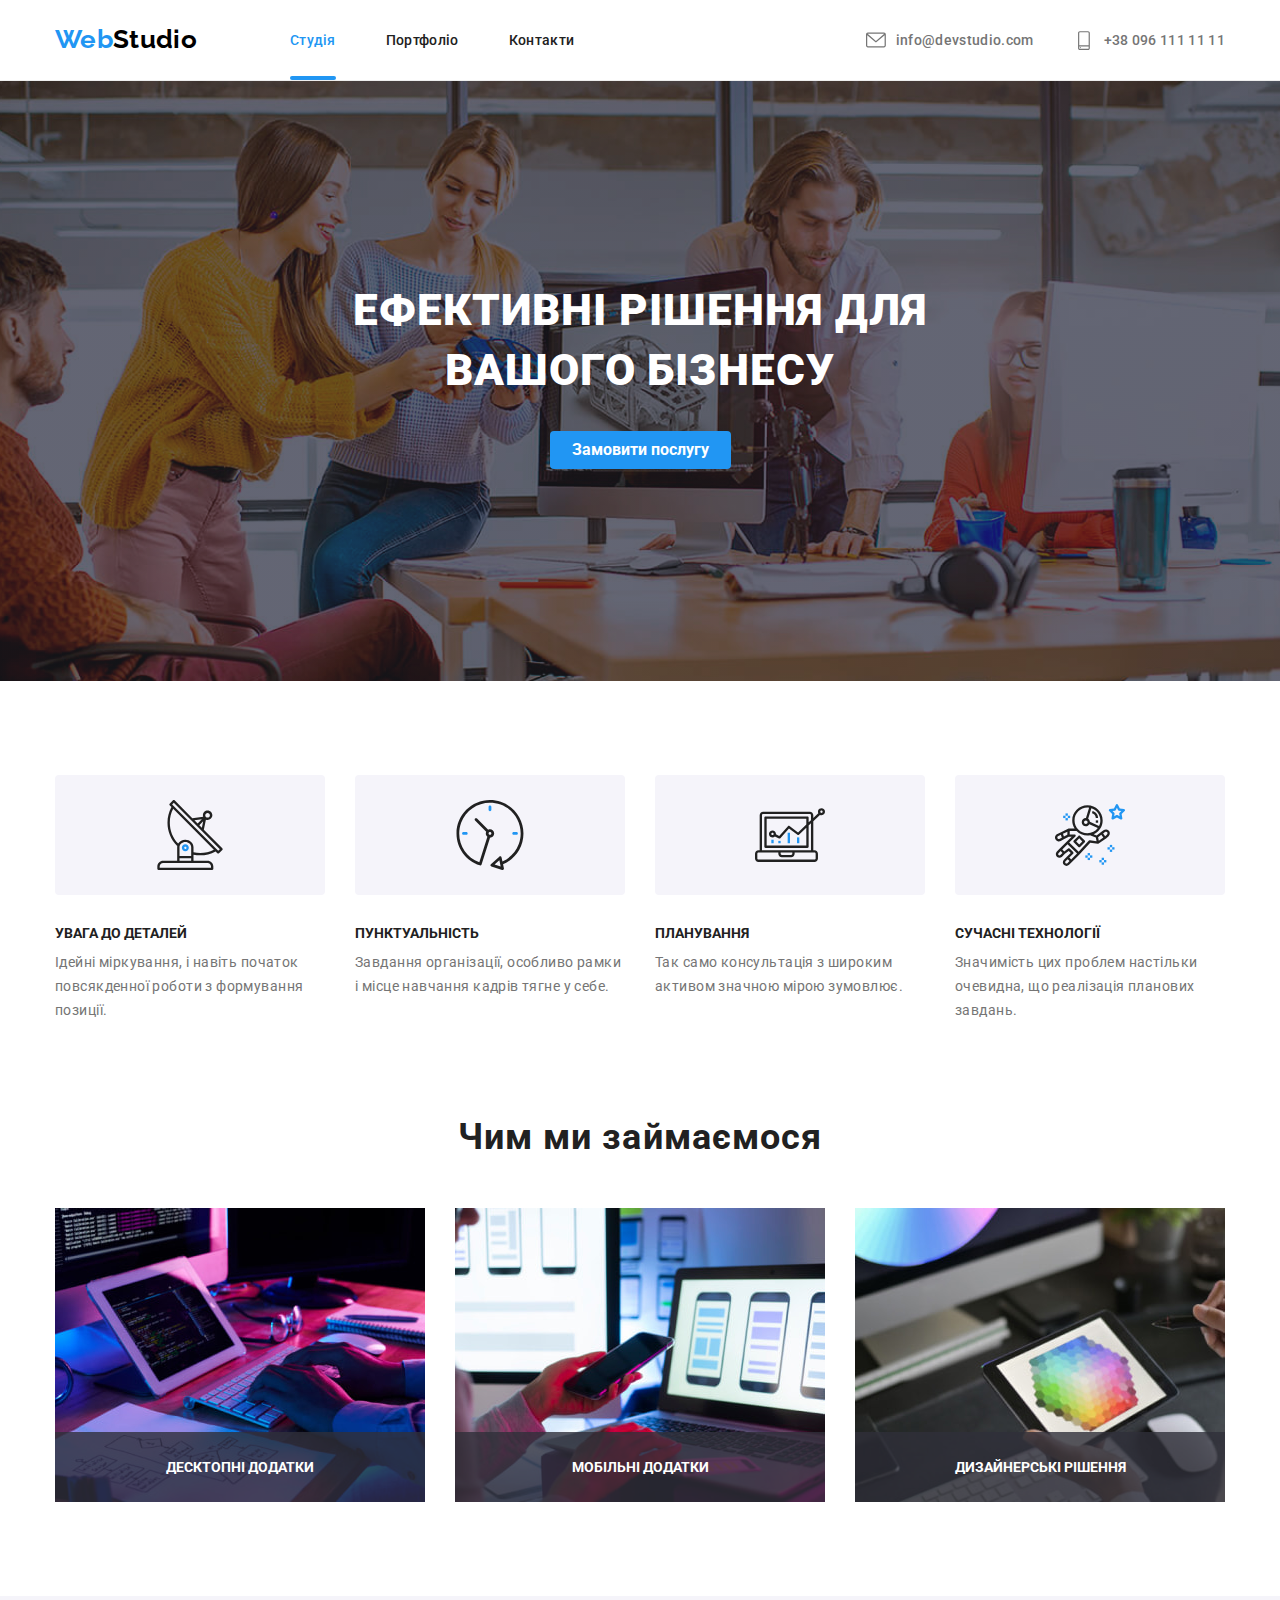
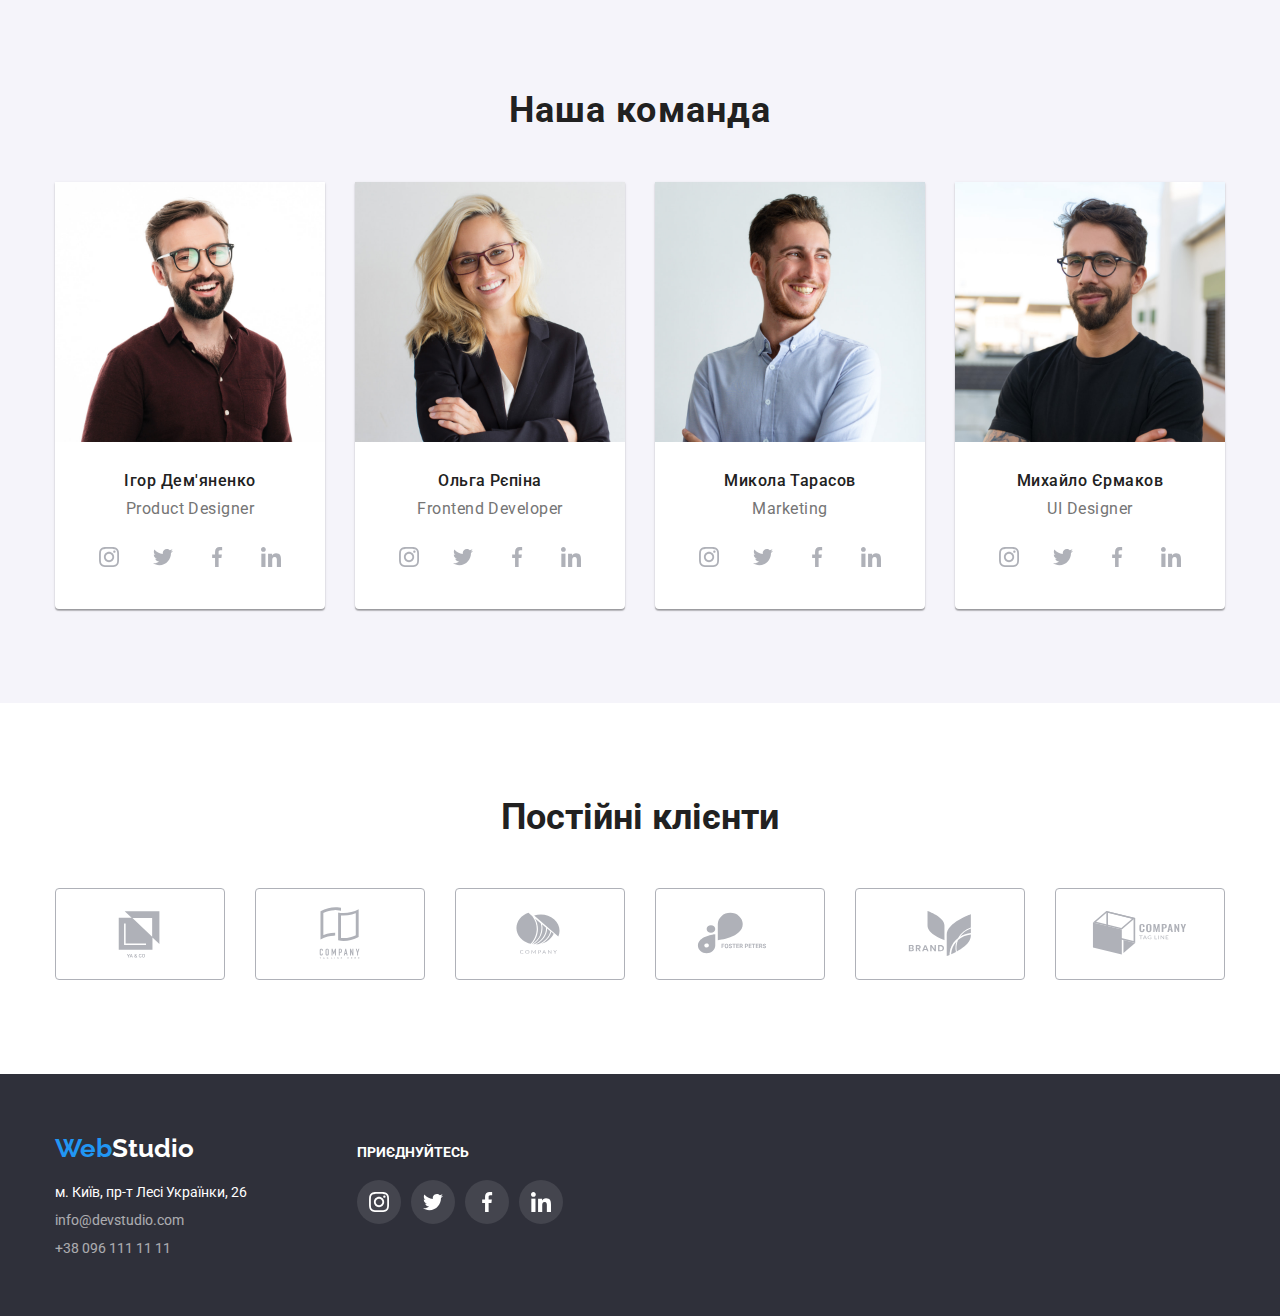
<file: index.html>
<!DOCTYPE html>
<html lang="uk">

<head>
	<meta charset="UTF-8">
	<meta http-equiv="X-UA-Compatible" content="IE=edge">
	<meta name="viewport" content="width=device-width, initial-scale=1.0">

	<!-- Projects Fonts -->
	<link rel="preconnect" href="https://fonts.googleapis.com">
	<link rel="preconnect" href="https://fonts.gstatic.com" crossorigin>
	<link
		href="https://fonts.googleapis.com/css2?family=Raleway:wght@700&family=Roboto:wght@400;500;700;900&display=swap"
		rel="stylesheet">

	<!-- Normalize -->
	<link rel="stylesheet" href="https://cdnjs.cloudflare.com/ajax/libs/modern-normalize/2.0.0/modern-normalize.min.css">

	<!-- Styles -->
	<link rel="stylesheet" href="./css/styles.css">
	<title>Студія</title>
</head>

<body>

	<!-- HEADER -->
	<header class="header">
		<div class="container header-container">
			<a href="#" class="logo">Web<span class="logo-header">Studio</span></a>
			<nav class="navigation">
				<ul class="menu list">
					<li class="menu-list"><a class="menu-item active" href="./index.html">Студія</a></li>
					<li class="menu-list"><a class="menu-item" href="./portfolio.html">Портфоліо</a></li>
					<li class="menu-list"><a class="menu-item" href="">Контакти</a></li>
				</ul>
			</nav>
			<ul class="contacts">
				<li class="contact-list">
					<a href="mailto:info@devstudio.com">
						<svg class="icon-contact" viewBox="0 0 100 100" width="20">
							<use href="./images/icons/icons.svg#icon-envelope"></use>
						</svg>
						info@devstudio.com</a>
				</li>
				<li class="contact-list">
					<a href="tel:+380961111111">
						<svg class="icon-contact" viewBox="0 0 100 100" width="20">
							<use href="./images/icons/icons.svg#icon-smartphone"></use>
						</svg>
						+38 096 111 11 11</a>
				</li>
			</ul>
		</div>
	</header>
	<!-- MAIN -->
	<main>
		<!-- HERO -->
		<section class="hero">
			<div class="container hero-container">
				<h1 class="hero-title">Ефективні рішення для вашого бізнесу</h1>
				<button class="hero-btn" type="button" data-modal-open>Замовити послугу</button>
				<div class="backdrop is-hidden" data-modal>
					<div class="modal-wrapper">
						<button class="modal-btn" data-modal-close>
							<svg xmlns="http://www.w3.org/2000/svg" width="11" height="11" viewBox="0 0 11 11" fill="none">
								<path d="M11 1.10786L9.89214 0L5.5 4.39214L1.10786 0L0 1.10786L4.39214 5.5L0 9.89214L1.10786 11L5.5 6.60786L9.89214 11L11 9.89214L6.60786 5.5L11 1.10786Z" fill="black"/>
							 </svg>
						</button>						
					</div>
				</div>
			</div>
		</section>
		<!-- FEATURES -->
		<section class="features">
			<div class="container features-container">
				<ul class="features-items grid">
					<li class="features-item grid-item">
						<div class="features-icons">
							<svg class="icon-features" viewBox="0 0 100 100" width="70">
								<use href="./images/icons/icons.svg#icon-antenna"></use>
							</svg>
						</div>
						<h3 class="features-title">УВАГА ДО ДЕТАЛЕЙ</h3>
						<p class="features-text">Ідейні міркування, і навіть початок повсякденної роботи з формування позиції.
						</p>
					</li>
					<li class="features-item grid-item">
						<div class="features-icons">
							<svg class="icon-features" viewBox="0 0 100 100" width="70">
								<use href="./images/icons/icons.svg#icon-clock"></use>
							</svg>
						</div>
						<h3 class="features-title">ПУНКТУАЛЬНІСТЬ</h3>
						<p class="features-text">Завдання організації, особливо рамки і місце навчання кадрів тягне у себе.
						</p>
					</li>
					<li class="features-item grid-item">
						<div class="features-icons">
							<svg class="icon-features" viewBox="0 0 100 100" width="70">
								<use href="./images/icons/icons.svg#icon-diagram"></use>
							</svg>
						</div>
						<h3 class="features-title">ПЛАНУВАННЯ</h3>
						<p class="features-text">Так само консультація з широким активом значною мірою зумовлює.</p>
					</li>
					<li class="features-item grid-item">
						<div class="features-icons">
							<svg class="icon-features" viewBox="0 0 100 100" width="70">
								<use href="./images/icons/icons.svg#icon-astronaut"></use>
							</svg>
						</div>
						<h3 class="features-title">СУЧАСНІ ТЕХНОЛОГІЇ</h3>
						<p class="features-text">Значимість цих проблем настільки очевидна, що реалізація планових завдань.
						</p>
					</li>
				</ul>
			</div>
		</section>
		<!-- ABOUT -->
		<section class="about">
			<div class="container">
				<h2 class="about-title">Чим ми займаємося</h2>
				<ul class="about-items grid">
					<li class="about-item grid-item">
						<p>Десктопні додатки</p>
						<img src="./images/img-1.jpg" alt="Computer">
					</li>
					<li class="about-item grid-item">
						<p>Мобільні додатки</p>
						<img src="./images/img-2.jpg" alt="Phone">
					</li>
					<li class="about-item grid-item">
						<p>Дизайнерські рішення</p>
						<img src="./images/img-3.jpg" alt="Tablet">
					</li>
				</ul>
			</div>
		</section>
		<!-- OUR TEAM -->
		<section class="team">
			<div class="container">
				<h2 class="team-title">Наша команда</h2>
				<ul class="team-items grid">
					<li class="team-item grid-item">
						<img src="./images/team-1.jpg" width="270" alt="Ігор Дем'яненко">
						<div class="team-content">
							<h3 class="team-item-title">Ігор Дем'яненко</h3>
							<p class="team-item-text">Product Designer</p>
							<ul class="social-icons">
								<li>
									<a class="social-icon" href="">
										<svg class="social" viewBox="0 0 100 100" width="20">
											<use href="./images/icons/icons.svg#icon-instagram"></use>
										</svg>
									</a>
								</li>
								<li>
									<a class="social-icon" href="">
										<svg class="social" viewBox="0 0 100 100" width="20">
											<use href="./images/icons/icons.svg#icon-twitter"></use>
										</svg>
									</a>
								</li>
								<li>
									<a class="social-icon" href="">
										<svg class="social" viewBox="0 0 100 100" width="20">
											<use href="./images/icons/icons.svg#icon-facebook"></use>
										</svg>
									</a>
								</li>
								<li>
									<a class="social-icon" href="">
										<svg class="social" viewBox="0 0 100 100" width="20">
											<use href="./images/icons/icons.svg#icon-linkedin"></use>
										</svg>
									</a>
								</li>
							</ul>
						</div>

					</li>
					<li class="team-item grid-item">
						<img src="./images/team-2.jpg" width="270" alt="Ольга Рєпіна">
						<div class="team-content">
							<h3 class="team-item-title">Ольга Рєпіна</h3>
							<p class="team-item-text">Frontend Developer</p>
							<ul class="social-icons">
								<li>
									<a class="social-icon" href="">
										<svg class="social" viewBox="0 0 100 100" width="20">
											<use href="./images/icons/icons.svg#icon-instagram"></use>
										</svg>
									</a>
								</li>
								<li>
									<a class="social-icon" href="">
										<svg class="social" viewBox="0 0 100 100" width="20">
											<use href="./images/icons/icons.svg#icon-twitter"></use>
										</svg>
									</a>
								</li>
								<li>
									<a class="social-icon" href="">
										<svg class="social" viewBox="0 0 100 100" width="20">
											<use href="./images/icons/icons.svg#icon-facebook"></use>
										</svg>
									</a>
								</li>
								<li>
									<a class="social-icon" href="">
										<svg class="social" viewBox="0 0 100 100" width="20">
											<use href="./images/icons/icons.svg#icon-linkedin"></use>
										</svg>
									</a>
								</li>
							</ul>
						</div>
					</li>
					<li class="team-item grid-item">
						<img src="./images/team-3.jpg" width="270" alt="Микола Тарасов">
						<div class="team-content">
							<h3 class="team-item-title">Микола Тарасов</h3>
							<p class="team-item-text">Marketing</p>
							<ul class="social-icons">
								<li>
									<a class="social-icon" href="">
										<svg class="social" viewBox="0 0 100 100" width="20">
											<use href="./images/icons/icons.svg#icon-instagram"></use>
										</svg>
									</a>
								</li>
								<li>
									<a class="social-icon" href="">
										<svg class="social" viewBox="0 0 100 100" width="20">
											<use href="./images/icons/icons.svg#icon-twitter"></use>
										</svg>
									</a>
								</li>
								<li>
									<a class="social-icon" href="">
										<svg class="social" viewBox="0 0 100 100" width="20">
											<use href="./images/icons/icons.svg#icon-facebook"></use>
										</svg>
									</a>
								</li>
								<li>
									<a class="social-icon" href="">
										<svg class="social" viewBox="0 0 100 100" width="20">
											<use href="./images/icons/icons.svg#icon-linkedin"></use>
										</svg>
									</a>
								</li>
							</ul>
						</div>

					</li>
					<li class="team-item grid-item">
						<img src="./images/team-4.jpg" width="270" alt="Михайло Єрмаков">
						<div class="team-content">
							<h3 class="team-item-title">Михайло Єрмаков</h3>
							<p class="team-item-text">UI Designer</p>
							<ul class="social-icons">
								<li>
									<a class="social-icon" href="">
										<svg class="social" viewBox="0 0 100 100" width="20">
											<use href="./images/icons/icons.svg#icon-instagram"></use>
										</svg>
									</a>
								</li>
								<li>
									<a class="social-icon" href="">
										<svg class="social" viewBox="0 0 100 100" width="20">
											<use href="./images/icons/icons.svg#icon-twitter"></use>
										</svg>
									</a>
								</li>
								<li>
									<a class="social-icon" href="">
										<svg class="social" viewBox="0 0 100 100" width="20">
											<use href="./images/icons/icons.svg#icon-facebook"></use>
										</svg>
									</a>
								</li>
								<li>
									<a class="social-icon" href="">
										<svg class="social" viewBox="0 0 100 100" width="20">
											<use href="./images/icons/icons.svg#icon-linkedin"></use>
										</svg>
									</a>
								</li>
							</ul>
						</div>
					</li>
				</ul>
			</div>
		</section>
		<!-- PARTNERS -->
		<section class="partners">
			<div class="container">
				<h2 class="partners-title">Постійні клієнти</h2>
				<ul class="partners-items grid">
					<li class="partners-item grid-item">
						<a class="partners-logo" href="">
							<svg class="icon-partners" viewBox="0 0 106 60" width="106" height="60">
								<use href="./images/icons/icons.svg#icon-logo-01"></use>
							</svg>
						</a>
					</li>
					<li class="partners-item grid-item">
						<a class="partners-logo" href="">
							<svg class="icon-partners" viewBox="0 0 106 60" width="106">
								<use href="./images/icons/icons.svg#icon-logo-02"></use>
							</svg>
						</a>
					</li>
					<li class="partners-item grid-item">
						<a class="partners-logo" href="">
							<svg class="icon-partners" viewBox="0 0 106 60" width="106">
								<use href="./images/icons/icons.svg#icon-logo-03"></use>
							</svg>
						</a>
					</li>
					<li class="partners-item grid-item">
						<a class="partners-logo" href="">
							<svg class="icon-partners" viewBox="0 0 106 60" width="106">
								<use href="./images/icons/icons.svg#icon-logo-04"></use>
							</svg>
						</a>
					</li>
					<li class="partners-item grid-item">
						<a class="partners-logo" href="">
							<svg class="icon-partners" viewBox="0 0 106 60" width="106">
								<use href="./images/icons/icons.svg#icon-logo-05"></use>
							</svg>
						</a>
					</li>
					<li class="partners-item grid-item">
						<a class="partners-logo" href="">
							<svg class="icon-partners" viewBox="0 0 106 60" width="106">
								<use href="./images/icons/icons.svg#icon-logo-06"></use>
							</svg>
						</a>
					</li>
				</ul>
			</div>
		</section>
	</main>
	<!-- FOOTER -->
	<footer class="footer">
		<div class="container footer-container">
			<div class="footer-address">
				<a href="#" class="logo">Web<span class="logo-footer">Studio</span></a>
				<address>
					<p>м. Київ, пр-т Лесі Українки, 26</p>
					<ul>
						<li><a href="mailto:info@devstudio.com">info@devstudio.com</a></li>
						<li><a href="tel:+380961111111">+38 096 111 11 11</a></li>
					</ul>
				</address>
			</div>
			<div class="footer-social">
				<p>приєднуйтесь</p>
				<ul class="social-links">
					<li class="footer-icons">
						<a href="" class="footer-icon">
							<svg class="social" viewBox="0 0 100 100" width="20">
								<use href="./images/icons/icons.svg#icon-instagram"></use>
							</svg>							
						</a>
					</li>
					<li class="footer-icons">
						<a href="" class="footer-icon">
							<svg class="social" viewBox="0 0 100 100" width="20">
								<use href="./images/icons/icons.svg#icon-twitter"></use>
							</svg>							
						</a>
					</li>
					<li class="footer-icons">
						<a href="" class="footer-icon">
							<svg class="social" viewBox="0 0 100 100" width="20">
								<use href="./images/icons/icons.svg#icon-facebook"></use>
							</svg>							
						</a>
					</li>
					<li class="footer-icons">
						<a href="" class="footer-icon">
							<svg class="social" viewBox="0 0 100 100" width="20">
								<use href="./images/icons/icons.svg#icon-linkedin"></use>
							</svg>							
						</a>
					</li>
				</ul>
			</div>
		</div>
	</footer>

	<script src="./js/modal.js"></script>
</body>

</html>
</file>
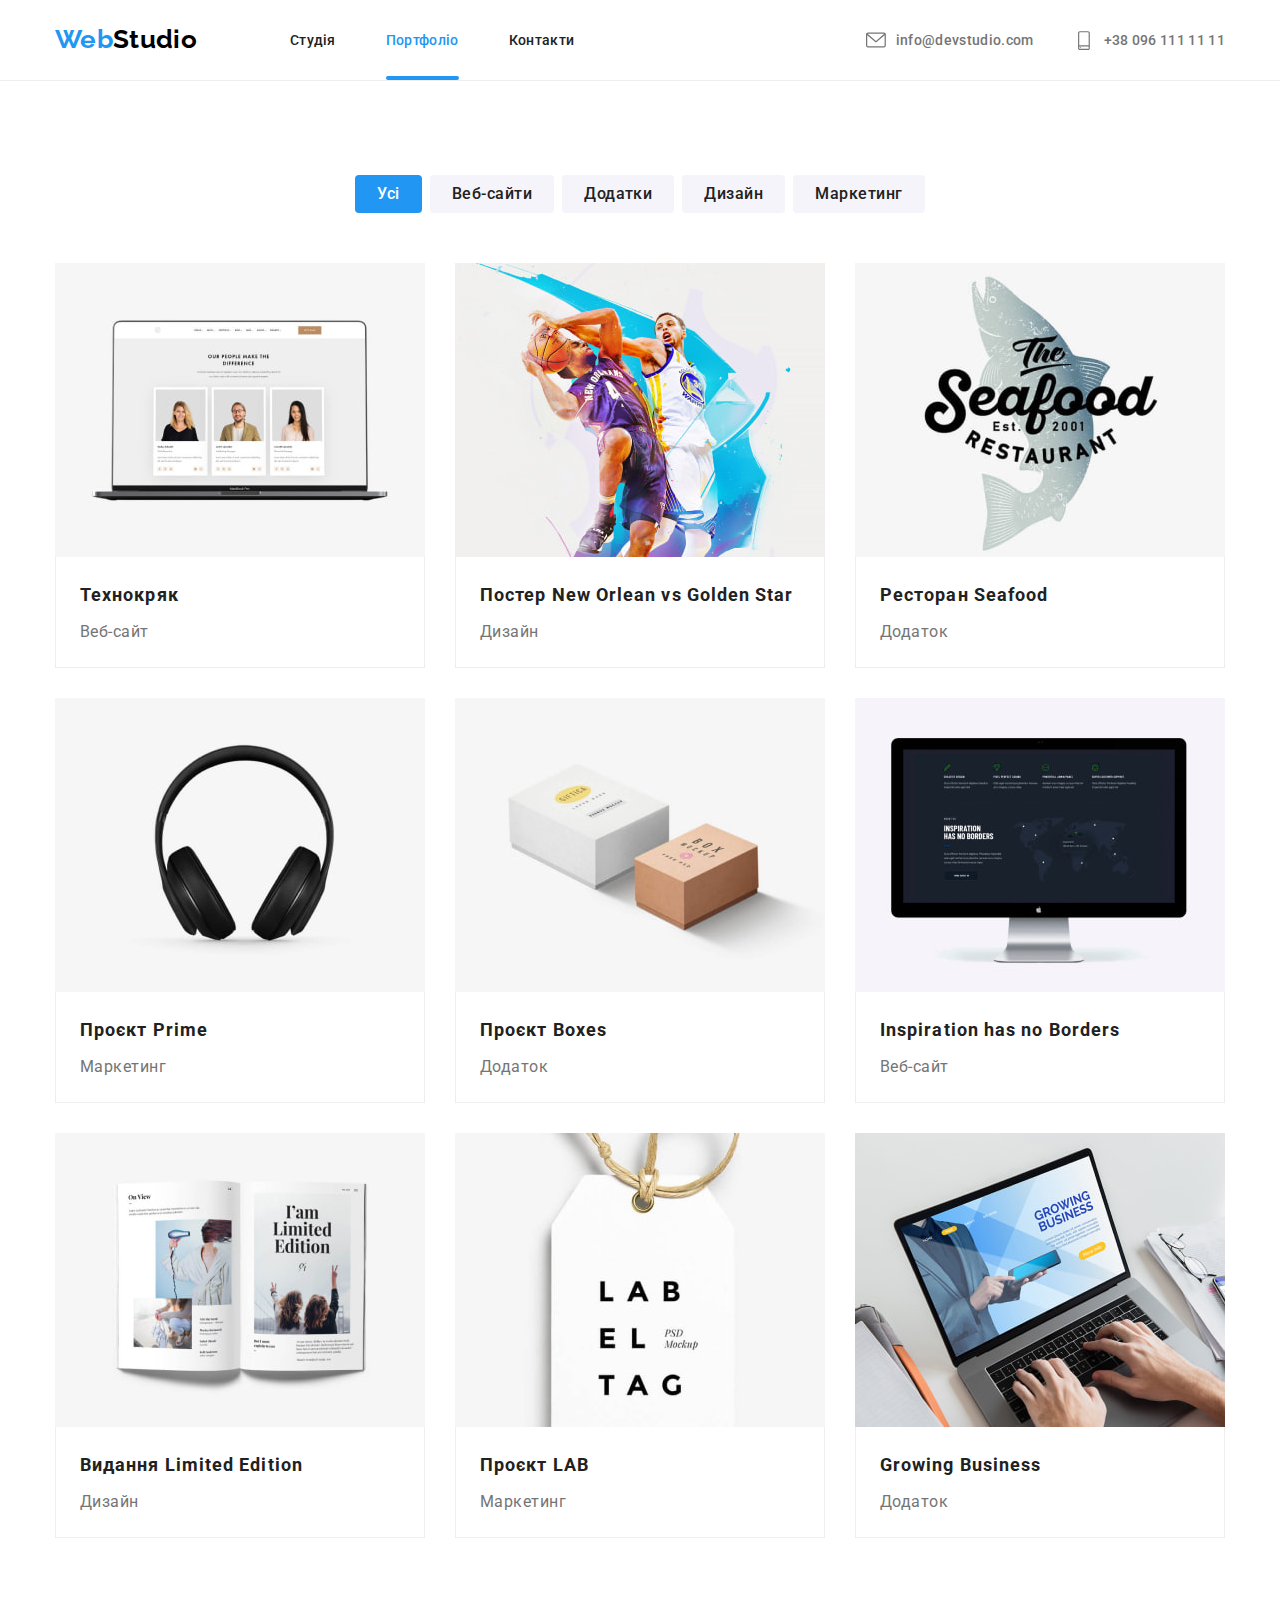
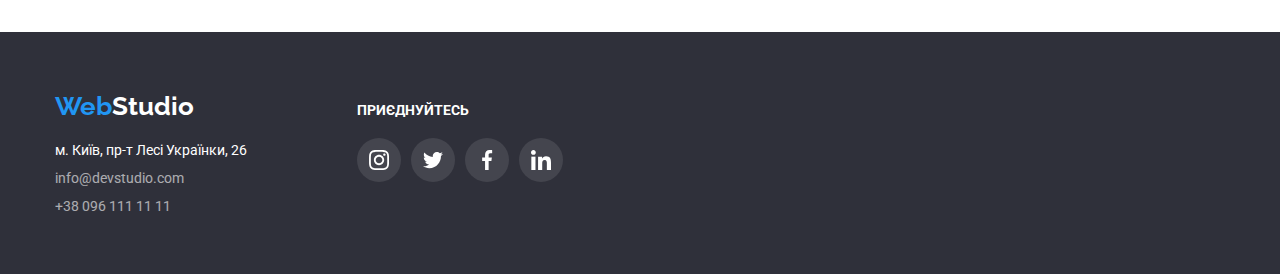
<file: portfolio.html>
<!DOCTYPE html>
<html lang="en">

<head>
	<meta charset="UTF-8">
	<meta http-equiv="X-UA-Compatible" content="IE=edge">
	<meta name="viewport" content="width=device-width, initial-scale=1.0">

	<!-- Projects Fonts -->
	<link rel="preconnect" href="https://fonts.googleapis.com">
	<link rel="preconnect" href="https://fonts.gstatic.com" crossorigin>
	<link
		href="https://fonts.googleapis.com/css2?family=Raleway:wght@700&family=Roboto:wght@400;500;700;900&display=swap"
		rel="stylesheet">

	<!-- Normalize -->
	<link rel="stylesheet" href="https://cdnjs.cloudflare.com/ajax/libs/modern-normalize/2.0.0/modern-normalize.min.css">

	<!-- Styles -->
	<link rel="stylesheet" href="./css/styles.css">
	<title>Портфоліо</title>
</head>

<body>
	<!-- HEADER -->
	<header class="header">
		<div class="container header-container">
			<a href="#" class="logo">Web<span class="logo-header">Studio</span></a>
			<nav class="navigation">
				<ul class="menu list">
					<li class="menu-list"><a class="menu-item" href="./index.html">Студія</a></li>
					<li class="menu-list"><a class="menu-item active" href="./portfolio.html">Портфоліо</a></li>
					<li class="menu-list"><a class="menu-item" href="">Контакти</a></li>
				</ul>
			</nav>
			<ul class="contacts">
				<li class="contact-list">
					<a href="mailto:info@devstudio.com">
						<svg class="icon-contact" viewBox="0 0 100 100" width="20">
							<use href="./images/icons/icons.svg#icon-envelope"></use>
						</svg>
						info@devstudio.com</a>
				</li>
				<li class="contact-list">
					<a href="tel:+380961111111">
						<svg class="icon-contact" viewBox="0 0 100 100" width="20">
							<use href="./images/icons/icons.svg#icon-smartphone"></use>
						</svg>
						+38 096 111 11 11</a>
				</li>
			</ul>
		</div>
	</header>
	<!-- MAIN -->
	<main>
		<!-- PORTFOLIO -->
		<section class="portfolio">
			<div class="container">
				<ul class="buttons">
					<li class="btn btn-active">
						<button type="button">Усі</button>
					</li>
					<li class="btn">
						<button type="button">Веб-сайти</button>
					</li>
					<li class="btn">
						<button type="button">Додатки</button>
					</li>
					<li class="btn">
						<button type="button">Дизайн</button>
					</li>
					<li class="btn">
						<button type="button">Маркетинг</button>
					</li>
				</ul>
				<ul class="cards grid">
					<li class="card grid-item">

						<a class="card-item" href="#">
							<div class="card-content">
								<img class="card-img" src="./images/portfolio/web.jpg" width="370" alt="Веб-сайт">
								<div class="card-description">
									<p class="desc-text">Ресурс пропонує комплексні пропозиції з різним рівнем функціоналу та сервісів. Все це дозволить відвідувачу отримати вичерпні відомості про компанію чи приватну особу.</p>
								</div>
							</div>
							<div class="content">
								<h2 class="card-title">Технокряк</h2>
								<p class="card-text">Веб-сайт</p>
							</div>
						</a>
					</li>
					<li class="card grid-item">
						<a class="card-item" href="">
							<div class="card-content">
								<img src="./images/portfolio/poster.jpg" width="370" alt="Дизайн">
								<div class="card-description">
									<p class="desc-text">Ресурс пропонує комплексні пропозиції з різним рівнем функціоналу та сервісів. Все це дозволить відвідувачу отримати вичерпні відомості про компанію чи приватну особу.</p>
								</div>
							</div>							
							<div class="content">
								<h2 class="card-title">Постер New Orlean vs Golden Star</h2>
								<p class="card-text">Дизайн</p>
							</div>
						</a>
					</li>
					<li class="card grid-item">
						<a class="card-item" href="">
							<div class="card-content">
								<img src="./images/portfolio/restaurant.jpg" width="370" alt="Додаток">
								<div class="card-description">
									<p class="desc-text">Ресурс пропонує комплексні пропозиції з різним рівнем функціоналу та сервісів. Все це дозволить відвідувачу отримати вичерпні відомості про компанію чи приватну особу.</p>
								</div>
							</div>							
							<div class="content">
								<h2 class="card-title">Ресторан Seafood</h2>
								<p class="card-text">Додаток</p>
							</div>
						</a>
					</li>
					<li class="card grid-item">
						<a class="card-item" href="">
							<div class="card-content">
								<img src="./images/portfolio/prime.jpg" width="370" alt="Маркетинг">
								<div class="card-description">
									<p class="desc-text">Ресурс пропонує комплексні пропозиції з різним рівнем функціоналу та сервісів. Все це дозволить відвідувачу отримати вичерпні відомості про компанію чи приватну особу.</p>
								</div>
							</div>							
							<div class="content">
								<h2 class="card-title">Проєкт Prime</h2>
								<p class="card-text">Маркетинг</p>
							</div>
						</a>
					</li>
					<li class="card grid-item">
						<a class="card-item" href="">
							<div class="card-content">
								<img src="./images/portfolio/boxes.jpg" width="370" alt="Додаток">
								<div class="card-description">
									<p class="desc-text">Ресурс пропонує комплексні пропозиції з різним рівнем функціоналу та сервісів. Все це дозволить відвідувачу отримати вичерпні відомості про компанію чи приватну особу.</p>
								</div>
							</div>							
							<div class="content">
								<h2 class="card-title">Проєкт Boxes</h2>
								<p class="card-text">Додаток</p>
							</div>
						</a>
					</li>
					<li class="card grid-item">
						<a class="card-item" href="">
							<div class="card-content">
								<img src="./images/portfolio/web-1.jpg" width="370" alt="Веб-сайт">
								<div class="card-description">
									<p class="desc-text">Ресурс пропонує комплексні пропозиції з різним рівнем функціоналу та сервісів. Все це дозволить відвідувачу отримати вичерпні відомості про компанію чи приватну особу.</p>
								</div>
							</div>							
							<div class="content">
								<h2 class="card-title">Inspiration has no Borders</h2>
								<p class="card-text">Веб-сайт</p>
							</div>
						</a>
					</li>
					<li class="card grid-item">
						<a class="card-item" href="">
							<div class="card-content">
								<img src="./images/portfolio/design.jpg" width="370" alt="Дизайн">
								<div class="card-description">
									<p class="desc-text">Ресурс пропонує комплексні пропозиції з різним рівнем функціоналу та сервісів. Все це дозволить відвідувачу отримати вичерпні відомості про компанію чи приватну особу.</p>
								</div>
							</div>							
							<div class="content">
								<h2 class="card-title">Видання Limited Edition</h2>
								<p class="card-text">Дизайн</p>
							</div>
						</a>
					</li>
					<li class="card grid-item">
						<a class="card-item" href="">
							<div class="card-content">
								<img src="./images/portfolio/marketing.jpg" width="370" alt="Маркетинг">
								<div class="card-description">
									<p class="desc-text">Ресурс пропонує комплексні пропозиції з різним рівнем функціоналу та сервісів. Все це дозволить відвідувачу отримати вичерпні відомості про компанію чи приватну особу.</p>
								</div>
							</div>							
							<div class="content">
								<h2 class="card-title">Проєкт LAB</h2>
								<p class="card-text">Маркетинг</p>
							</div>
						</a>
					</li>
					<li class="card grid-item">
						<a class="card-item" href="">
							<div class="card-content">
								<img src="./images/portfolio/app.jpg" width="370" alt="Додаток">
								<div class="card-description">
									<p class="desc-text">Ресурс пропонує комплексні пропозиції з різним рівнем функціоналу та сервісів. Все це дозволить відвідувачу отримати вичерпні відомості про компанію чи приватну особу.</p>
								</div>
							</div>							
							<div class="content">
								<h2 class="card-title">Growing Business</h2>
								<p class="card-text">Додаток</p>
							</div>
						</a>
					</li>
				</ul>
			</div>
		</section>
	</main>
	<!-- FOOTER -->
	<footer class="footer">
		<div class="container footer-container">
			<div class="footer-address">
				<a href="#" class="logo">Web<span class="logo-footer">Studio</span></a>
				<address>
					<p>м. Київ, пр-т Лесі Українки, 26</p>
					<ul>
						<li><a href="mailto:info@devstudio.com">info@devstudio.com</a></li>
						<li><a href="tel:+380961111111">+38 096 111 11 11</a></li>
					</ul>
				</address>
			</div>
			<div class="footer-social">
				<p>приєднуйтесь</p>
				<ul class="social-links">
					<li class="footer-icons">
						<a href="" class="footer-icon">
							<svg class="social" viewBox="0 0 100 100" width="20">
								<use href="./images/icons/icons.svg#icon-instagram"></use>
							</svg>							
						</a>
					</li>
					<li class="footer-icons">
						<a href="" class="footer-icon">
							<svg class="social" viewBox="0 0 100 100" width="20">
								<use href="./images/icons/icons.svg#icon-twitter"></use>
							</svg>							
						</a>
					</li>
					<li class="footer-icons">
						<a href="" class="footer-icon">
							<svg class="social" viewBox="0 0 100 100" width="20">
								<use href="./images/icons/icons.svg#icon-facebook"></use>
							</svg>							
						</a>
					</li>
					<li class="footer-icons">
						<a href="" class="footer-icon">
							<svg class="social" viewBox="0 0 100 100" width="20">
								<use href="./images/icons/icons.svg#icon-linkedin"></use>
							</svg>							
						</a>
					</li>
				</ul>
			</div>
		</div>
	</footer>

	<script src="./js/modal.js"></script>
</body>

</html>
</file>
<file: css/styles.css>
:root {
	--title-color: #212121;
	--subtitle-color: #757575;
	--active-color: #2196F3;
	--background-footer: #2F303A;
	--background-team: #F5F4FA;
	--icons: #AFB1B8;
	--indent: 30px;
	--items: 1;
	--slow-anim: 250ms cubic-bezier(0.4, 0, 0.2, 1);
	--border-color: #eee;
}

* {
	margin: 0;
}

img {
	display: block;
}

a {
	text-decoration: none;
}

body {
	box-sizing: border-box;
	color: var(--subtitle-color);
	font-family: Roboto, sans-serif;
}

ul {
	list-style: none;
	padding: 0;
}

h1,
h2,
h3,
h4,
h5,
h5,
p {
	margin: 0;
}

.container {
	width: 1200px;
	padding-left: 15px;
	padding-right: 15px;
	margin-left: auto;
	margin-right: auto;
}

/* 
	|=============================
	| GRID
	|=============================
*/

.grid {
	display: flex;
	flex-wrap: wrap;
	gap: var(--indent);
}

.grid-item {
	flex-basis: calc((100% - var(--indent) * (var(--items) - 1)) / var(--items));
}

/* 
	|=============================
	| HEADER 
	|=============================
*/

.header {
	border-bottom: 1px solid var(--border-color);
	letter-spacing: 0.02em;
}

.header-container {
	display: flex;
	align-items: center;
}

.logo {
	margin-right: 93px;
	color: var(--active-color);
	font-family: Raleway;
	font-weight: 700;
	font-size: 26px;
}

.logo .logo-header {
	color: #000;
}

a {
	color: var(--title-color);
}

.list {
	margin: 0;
	padding: 0;
}

.menu {
	display: flex;
	align-items: center;
}

.menu-list {
	margin-right: 50px;
}

.menu-list:last-child {
	margin-right: 0;
}

.menu .menu-item {
	display: block;
	padding-top: 32px;
	padding-bottom: 32px;
	font-weight: 500;
	font-size: 14px;
	transition: color var(--slow-anim);
}

.active {
	position: relative;	
	color: var(--active-color);
}

.active::after{
	position: absolute;
	display: block;
	left: 0;
	bottom: 0;
	content: "";
	height: 4px;
	width: 100%;
	background-color: var(--active-color);
	border-radius: 2px;
}

.menu-item:hover,
.menu-item:focus {
	color: var(--active-color);
}

.contacts {
	display: flex;
	margin-left: auto;
}

.contact-list {
	margin-right: 40px;	
}

.contact-list:last-child {
	margin-right: 0;
}

.contact-list a {
	transition: color var(--slow-anim);
	display: flex;
	align-items: center;
	color: currentColor;
	font-weight: 500;
	font-size: 14px;
}

.contact-list a:hover,
.contact-list a:focus {
	color: var(--active-color);
	fill: var(--active-color);
}

.icon-contact{
	fill: currentColor;
	margin-right: 10px;
}

/* 
	|=============================
	| HERO
	|=============================
*/

.hero {
	max-width: 1600px;
	height: 600px;
	padding-top: 200px;
	padding-bottom: 200px;
	margin-left: auto;
	margin-right: auto;
	background: rgba(196, 196, 196, 1);
	background-image:linear-gradient( to right, rgba(47, 48, 58, 0.40), rgba(47, 48, 58, 0.40)), url(../images/hero/bg-hero.png);
	background-position: center;
	background-size: cover;
	letter-spacing: 0.06em;
	text-align: center;
}

.hero-title {
	max-width: 696px;
	margin-bottom: 30px;
	margin-left: auto;
	margin-right: auto;
	color: #fff;
	text-transform: uppercase;
	font-size: 44px;
	font-weight: 900;
	line-height: 1.36;
}

.hero-btn {
	padding-top: 10px;
	padding-right: 22px;
	padding-bottom: 10px;
	padding-left: 22px;
	cursor: pointer;
	color: #fff;
	background-color: var(--active-color);
	border: none;
	border-radius: 4px;
	font-size: 16px;
	font-weight: 700;	
}

/* 
	|=============================
	| MODAL
	|=============================
*/

.backdrop {
	position: fixed;
	top: 0;
	left: 0;
	width: 100%;
	height: 100%;
	background: rgba(0, 0, 0, 0.20);
	transition: opacity .3s ease-in-out, visibility .3s ease-in-out;
	z-index: 1;	
}

.backdrop.is-hidden{
	opacity: 0;
	visibility: hidden;
	pointer-events: none;		
}

.modal-wrapper {
	position: absolute;
	top: 50%;
	left: 50%;	
	width: 528px;
	height: 581px;
	background-color: #fff;
	border-radius: 4px;
	box-shadow: 0px 2px 1px 0px rgba(0, 0, 0, 0.20), 0px 1px 1px 0px rgba(0, 0, 0, 0.14), 0px 1px 3px 0px rgba(0, 0, 0, 0.12);	
	transform: translate( -50%, -50%) scale(1);
	transition: transform .3s ease-in-out .2s;
}

.backdrop.is-hidden .modal-wrapper{
	transform: translate( -50%, -50%) scale(.4);
}

.modal-btn{
	cursor: pointer;
	position: absolute;
	display: flex;
	align-items: center;
	justify-content: center;
	width: 30px;
	height: 30px;
	padding: 0;	
	top: 8px;
	right: 8px;
	background-color: #fff;
	border-radius: 50%;
	border: 1px solid rgba(0, 0, 0, 0.10);;
}

/* 
	|=============================
	| FEATURES
	|=============================
*/

.features {
	padding-top: 94px;
	padding-bottom: 94px;
}

.features-icons{
	display: flex;
	align-items: center;
	justify-content: center;
	width: 270px;
	height: 120px;
	background-color: var(--background-team);
	border-radius: 4px;
}

.features-item {
	--items: 4;
	width: 270px;	
}

.features-item:last-child {
	margin-right: 0;
}

.features-title {
	margin-top: 30px;	
	margin-bottom: 10px;
	color: var(--title-color);
	font-size: 14px;
	font-weight: 700;
}

.features-text {
	font-size: 14px;
	line-height: 1.71;
	letter-spacing: 0.03em;
}

/* 
	|=============================
	| ABOUT
	|=============================
*/

.about {
	padding-bottom: 94px;
}

.about-title {
	margin-bottom: 50px;
	color: var(--title-color);
	text-align: center;
	font-size: 36px;
	font-weight: 700;
	letter-spacing: 0.03em;
}

.about-item {
	position: relative;

	--items: 3;
}

.about-item p{
	position: absolute;
	display: flex;
	justify-content: center;
	padding-top: 27px;
	padding-bottom: 27px;
	content: attr(data-title);
	width: 100%;
	left: 0;
	bottom: 0;	
	background: rgba(47, 48, 58, 0.80);
	color: #fff;
	font-size: 14px;
	text-transform: uppercase;
	font-weight: 700;
}

/* 
	|=============================
	| OUR TEAM
	|=============================
*/

.team {
	background-color: var(--background-team);
	padding-bottom: 94px;
	padding-top: 94px;
}

.team-title {
	margin-bottom: 50px;
	color: var(--title-color);
	font-size: 36px;
	font-weight: 700;
	letter-spacing: 0.03em;
	text-align: center;
}

.team-item {
	background-color: #fff;
	--items: 4;
	box-shadow: 0px 2px 1px 0px rgba(0, 0, 0, 0.20), 0px 1px 1px 0px rgba(0, 0, 0, 0.14), 0px 1px 3px 0px rgba(0, 0, 0, 0.12);
	border-radius: 0px 0px 4px 4px;
}

.team-content {
	padding-top: 30px;
	padding-bottom: 30px;
}

.team-item-title {
	margin-bottom: 10px;
	color: var(--title-color);
	text-align: center;
	font-size: 16px;
	font-weight: 500;
	letter-spacing: 0.03em;
}

.team-item-text {
	text-align: center;
	letter-spacing: 0.03em;
}

.social-icons{
	display: flex;
	gap: 10px;
	justify-content: center;
	margin-top: 16px;
}

.social-icon{
	display: flex;
	align-items: center;
	justify-content: center;
	fill: var(--icons);
	width: 44px;
	height: 44px;
	background-color: #fff;
	border-radius: 50%;
	transition: background-color var(--slow-anim);
}
.social{
	transition: fill var(--slow-anim);
}

.social-icon:hover,
.social-icon:focus{
	fill: #fff;
	background-color: var(--active-color);	
}

/* 
	|=============================
	| PARTNERS
	|=============================
*/

.partners {
	padding-top: 94px;
	padding-bottom: 94px;
}

.partners-title {
	font-size: 36px;
	color: var(--title-color);
	text-align: center;
	margin-bottom: 50px;
}
.partners-items {
	display: flex;
	--items: 6;
}

.partners-item {
	display: flex;
	align-items: center;
	justify-content: center;
}

.partners-logo {
	width: 170px;
	height: 92px;
	display: flex;
	align-items: center;
	justify-content: center;	
	border: 1px solid var(--icons);
	border-radius: 4px;
	fill: var(--icons);
	transition: fill var(--slow-anim), border var(--slow-anim);
}

.partners-logo:hover,
.partners-logo:focus{
	fill: var(--active-color);
	border: 1px solid var(--active-color);
}

/* 
	|=============================
	| FOOTER
	|=============================
*/

.footer {
	padding-top: 60px;
	padding-bottom: 60px;
	background-color: var(--background-footer);
	color: #fff;
}

.footer-container>a {
	margin-bottom: 28px;
}

.logo-footer {
	color: #fff;
}

address {
	margin-top: 20px;
	font-size: 14px;
	font-style: normal;
}

address>p {
	margin-bottom: 12px;
}

address ul li {
	margin-bottom: 12px;
}

address ul li:last-child {
	margin-bottom: 0;
}

address ul li a {
	opacity: .6;
	color: #fff;
	transition: opacity var(--slow-anim);
}

address ul li a:hover,
address ul li a:focus {
	opacity: 1;
}

.footer-container{
	display: flex;
	align-items: baseline;
}

.footer-address{
	margin-right: 70px;
}

.footer-social p{
	font-size: 14px;
	text-transform: uppercase;
	font-weight: 700;
	margin-bottom: 20px;
}

.social-links {
	display: flex;
	gap: 10px;	
}

.footer-icons {
	display: flex;	
	justify-content: center;	
}

.footer-icon {
	display: flex;
	align-items: center;
	justify-content: center;
	fill: #fff;
	width: 44px;
	height: 44px;
	background-color: rgba(255, 255, 255, 0.10);
	border-radius: 50%;
	transition: background-color var(--slow-anim);
}

.footer-icon:hover,
.footer-icon:focus{
	background-color: var(--active-color);
}

/* 
	|=============================
	| PORTFOLIO
	|=============================
*/

.portfolio {
	padding-top: 94px;
	padding-bottom: 94px;
}

/* 
	|=============================
	| FILTER BUTTON
	|=============================
*/

.buttons {
	display: flex;
	justify-content: center;
}

.btn {
	margin-right: 8px;
}

.btn button {
	padding: 6px 22px;
	background-color: var(--background-team);
	color: var(--title-color);
	border: none;
	border-radius: 4px;
	cursor: pointer;
	font-size: 16px;
	line-height: 1.62;
	font-family: "Roboto", sans-serif;
	letter-spacing: 0.03em;
	font-weight: 500;
	transition: background-color var(--slow-anim), color var(--slow-anim), box-shadow var(--slow-anim);
}

.btn:last-child {
	margin-right: 0;
}

.btn-active button {
	background-color: var(--active-color);
	color: #fff;
}

.btn button:hover,
.btn button:focus {
	background-color: var(--active-color);
	color: #fff;
	box-shadow: 0px 2px 2px 0px rgba(0, 0, 0, 0.12), 0px 1px 2px 0px rgba(0, 0, 0, 0.08), 0px 3px 1px 0px rgba(0, 0, 0, 0.10);	
}

/* 
	|=============================
	| FILTER CARDS
	|=============================
*/

.cards {
	--items: 3;
	margin-top: 50px;	
}

.card-title {
	margin-bottom: 4px;
	color: var(--title-color);
	font-size: 18px;
	letter-spacing: .06em;
	line-height: 2;
}

.card-item{
	display: block;	
	transition: box-shadow var(--slow-anim);	
}

.card-item:hover, .card-item:focus{	
	box-shadow: 1px 4px 6px 0px rgba(0, 0, 0, 0.16), 0px 4px 4px 0px rgba(0, 0, 0, 0.06), 0px 1px 1px 0px rgba(0, 0, 0, 0.12);
}

.card-text {
	color: var(--subtitle-color);
	letter-spacing: .03em;
	line-height: 1.875;
}

.content {
	padding-left: 24px;
	padding-right: 24px;
	padding-top: 20px;
	padding-bottom: 20px;
	border-bottom: 1px solid var(--border-color);
	border-left: 1px solid var(--border-color);
	border-right: 1px solid var(--border-color);
}

.card-content{
	position: relative;
	display: block;
	overflow: hidden;
}

.card-description {
	position: absolute;
	bottom: -100%;
	left: 0;
	background: rgba(33, 150, 243, 0.90);
	display: flex;
	align-items: center;
	width: 100%;
	height: 294px;
	padding-left: 24px;
	padding-right: 24px;
	transition: var(--slow-anim);
}

.desc-text {
	color: #fff;
	font-size: 18px;
	line-height: 1.5;
	letter-spacing: 0.03em;
}

.card:hover .card-description, .card:focus .card-description{	
	bottom: 0;
	box-shadow: 1px 4px 6px 0px rgba(0, 0, 0, 0.16), 0px 4px 4px 0px rgba(0, 0, 0, 0.06), 0px 1px 1px 0px rgba(0, 0, 0, 0.12);
}
</file>
